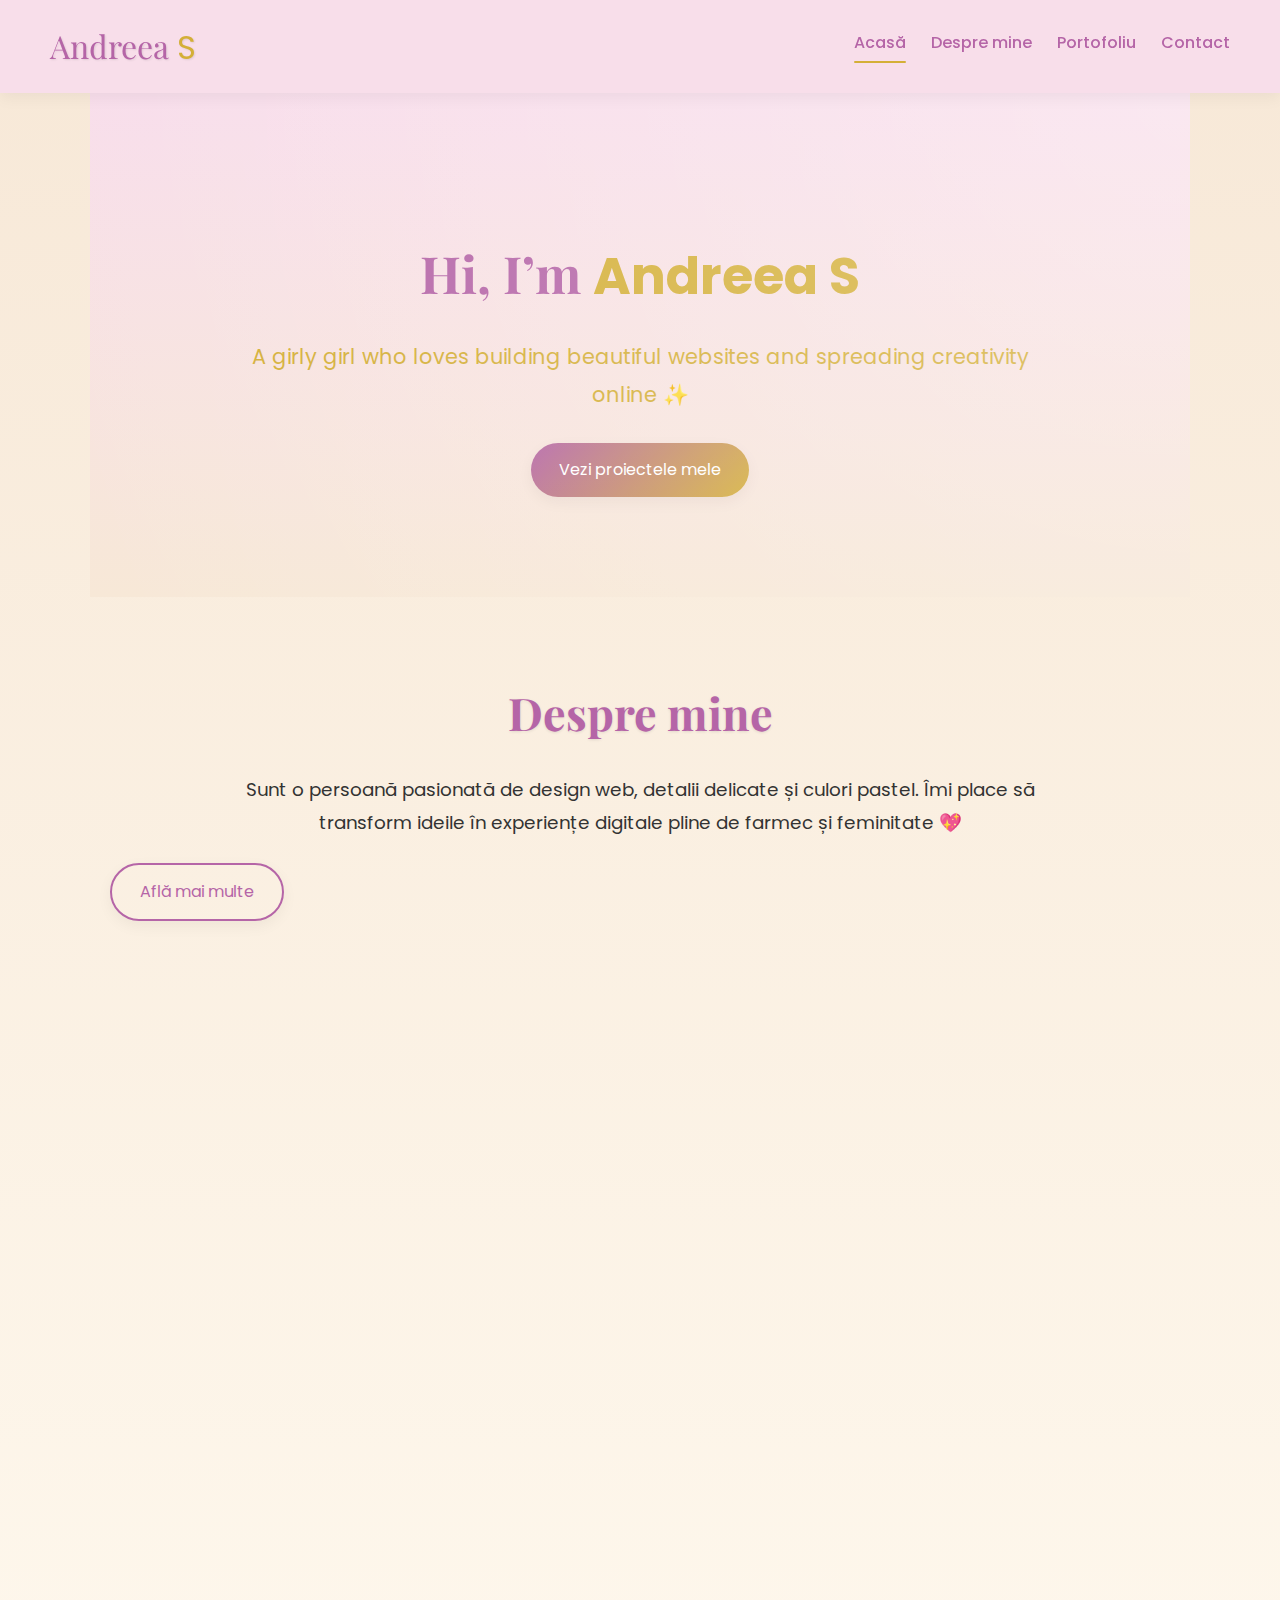
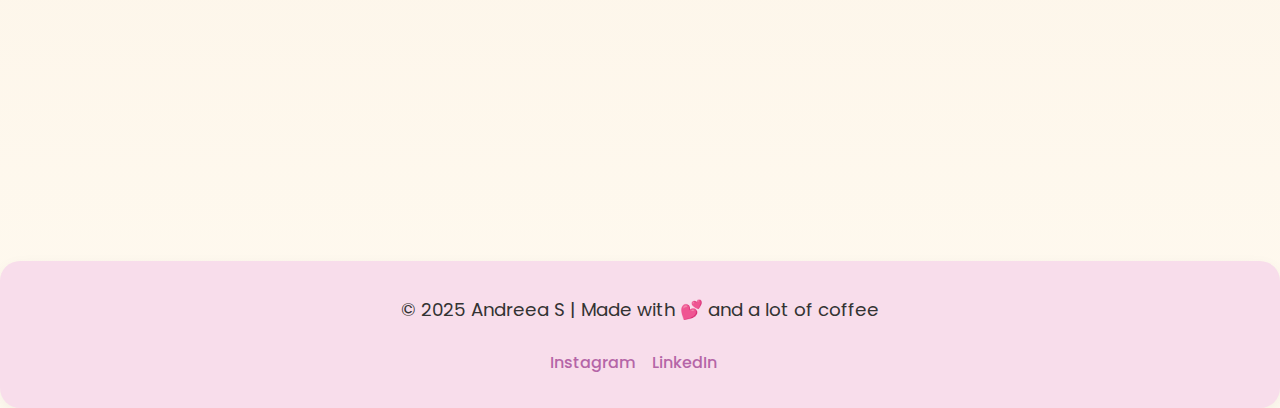
<file: index.html>
<!DOCTYPE html>
<html lang="ro">
<head>
    <meta charset="UTF-8">
    <meta name="viewport" content="width=device-width, initial-scale=1.0">
    <title>Andreea S | Web Design & Creativity</title>
    <meta name="description" content="Andreea S - Web Design & Creativity. Descoperă proiecte feminine, elegante și interactive, inspirate de culori pastel și detalii delicate.">
    <link rel="stylesheet" href="style.css">
    <script defer src="script.js"></script>
    <link href="https://fonts.googleapis.com/css2?family=Poppins:wght@300;500;700&family=Playfair+Display:wght@700&display=swap" rel="stylesheet">
</head>
<body>
    <!-- Navbar -->
    <header class="navbar">
        <div class="logo">Andreea <span>S</span></div>
        <nav>
            <ul>
                <li><a href="index.html" class="active">Acasă</a></li>
                <li><a href="about.html">Despre mine</a></li>
                <li><a href="portfolio.html">Portofoliu</a></li>
                <li><a href="contact.html">Contact</a></li>
            </ul>
        </nav>
    </header>

    <main>
        <!-- Hero Section -->
        <section class="hero">
            <div class="hero-content">
                <h1 class="fade-in">Hi, I’m <span>Andreea S</span></h1>
                <p class="fade-in delay1">A girly girl who loves building beautiful websites and spreading creativity online ✨</p>
                <a href="portfolio.html" class="btn">Vezi proiectele mele</a>
            </div>
        </section>

        <!-- About Preview -->
        <section class="about-preview fade-in">
            <h2>Despre mine</h2>
            <p>Sunt o persoană pasionată de design web, detalii delicate și culori pastel. Îmi place să transform ideile în experiențe digitale pline de farmec și feminitate 💖</p>
            <a href="about.html" class="btn light">Află mai multe</a>
        </section>

        <!-- Recent Projects -->
        <section class="recent-projects fade-in">
            <h2>Proiecte recente</h2>
            <div class="projects-grid">
                <a href="portfolio.html#perfumstore" class="project-card" aria-label="Andreea's PerfumStore - magazin online Django">
                    
                    <h3>Andreea's PerfumStore</h3>
                    <p>Magazin online de parfumuri dezvoltat în Django Python, cu experiență captivantă pentru cumpărători.</p>
                </a>
                <a href="portfolio.html#proiectcommerce" class="project-card" aria-label="Proiect Commerce - magazin online HTML, CSS, JavaScript">
                   
                    <h3>Proiect Commerce</h3>
                    <p>Magazin online complet creat cu HTML5, CSS3 și JavaScript, responsive și interactiv pentru utilizatori și admin.</p>
                </a>
            </div>
            <div class="see-all-projects">
                <a href="portfolio.html" class="btn light" aria-label="Vezi toate proiectele în portofoliu">Vezi toate proiectele</a>
            </div>
        </section>

        <!-- Testimonial / Quote -->
        <section class="testimonial fade-in">
            <blockquote>
                „Designul este despre emoție și detalii. Fiecare site pe care îl creez spune o poveste 💕”
            </blockquote>
        </section>
    </main>

    <!-- Footer -->
    <footer>
        <p>© 2025 Andreea S | Made with 💕 and a lot of coffee</p>
        <div class="socials">
            <a href="https://www.instagram.com/l_andreea_22" target="_blank">Instagram</a>
            <a href="https://www.linkedin.com/in/andreealuizasandu" target="_blank">LinkedIn</a>
        </div>
    </footer>
</body>
</html>
</file>
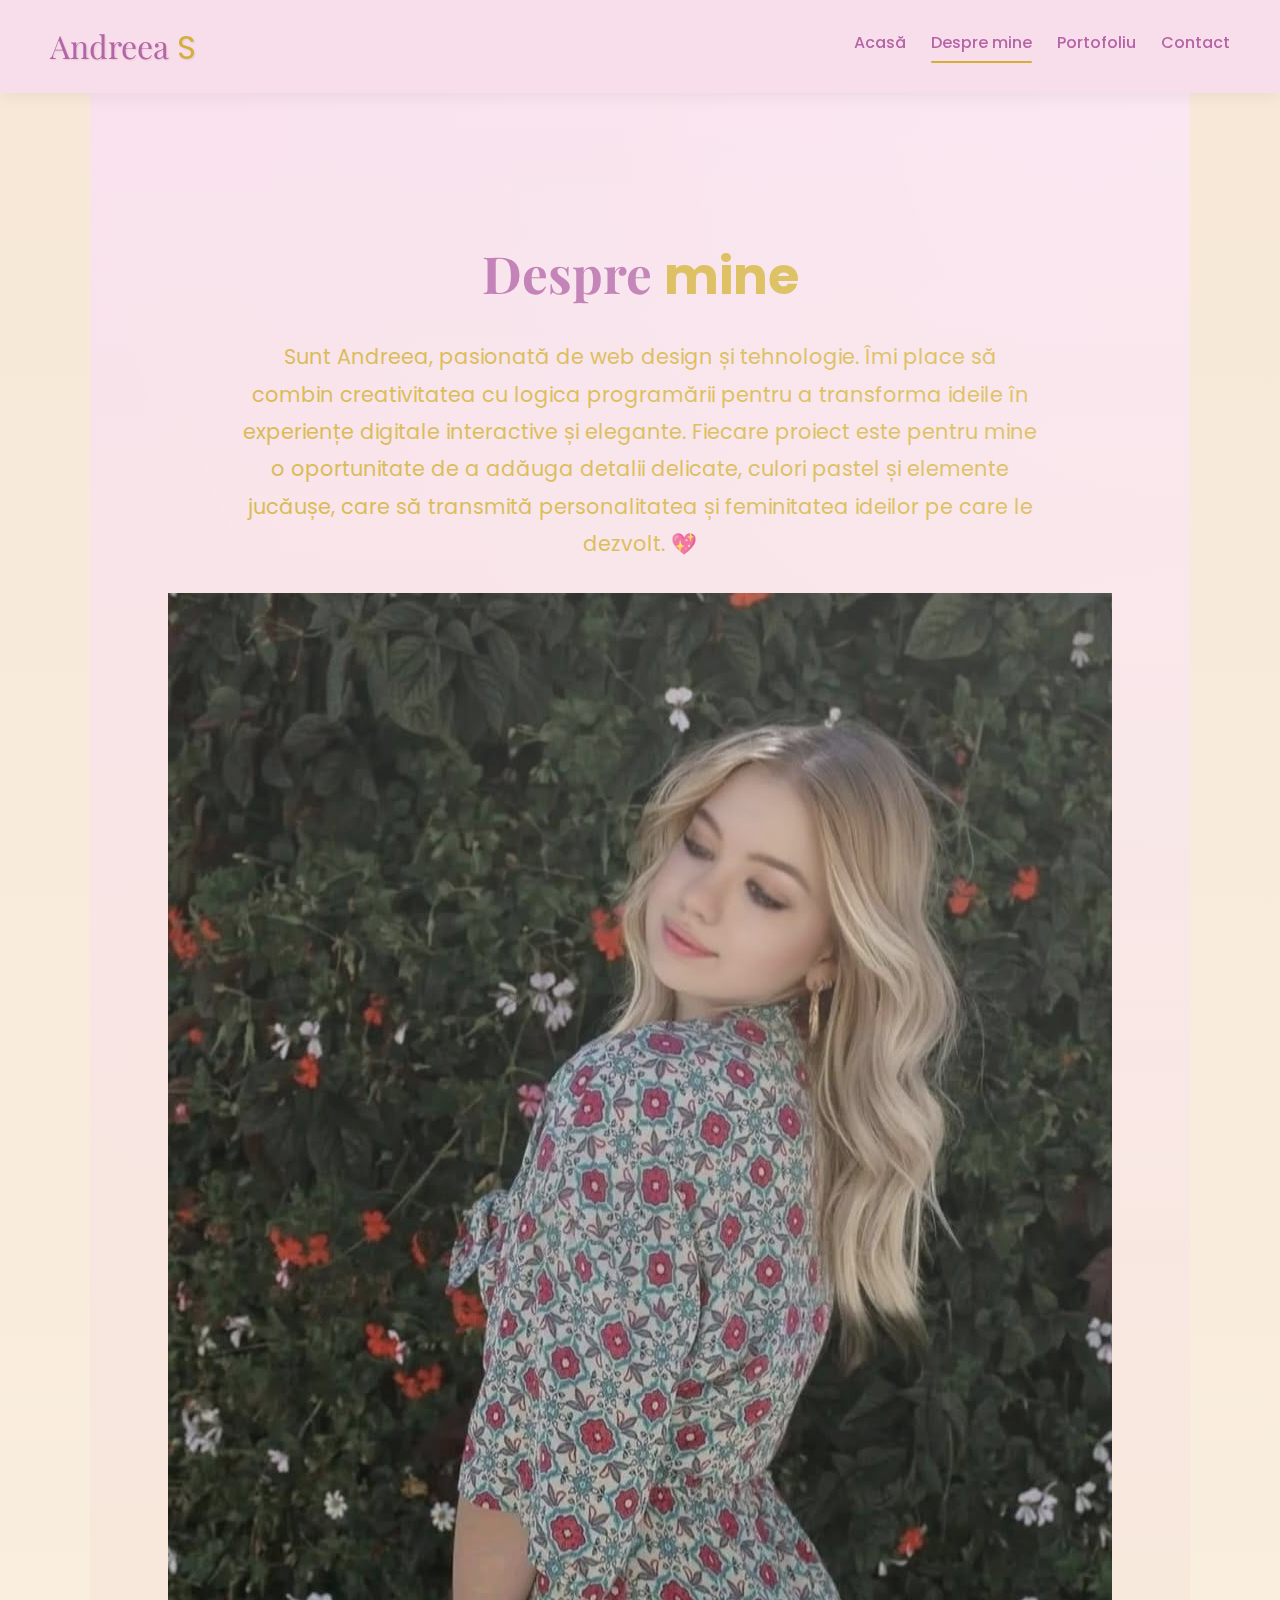
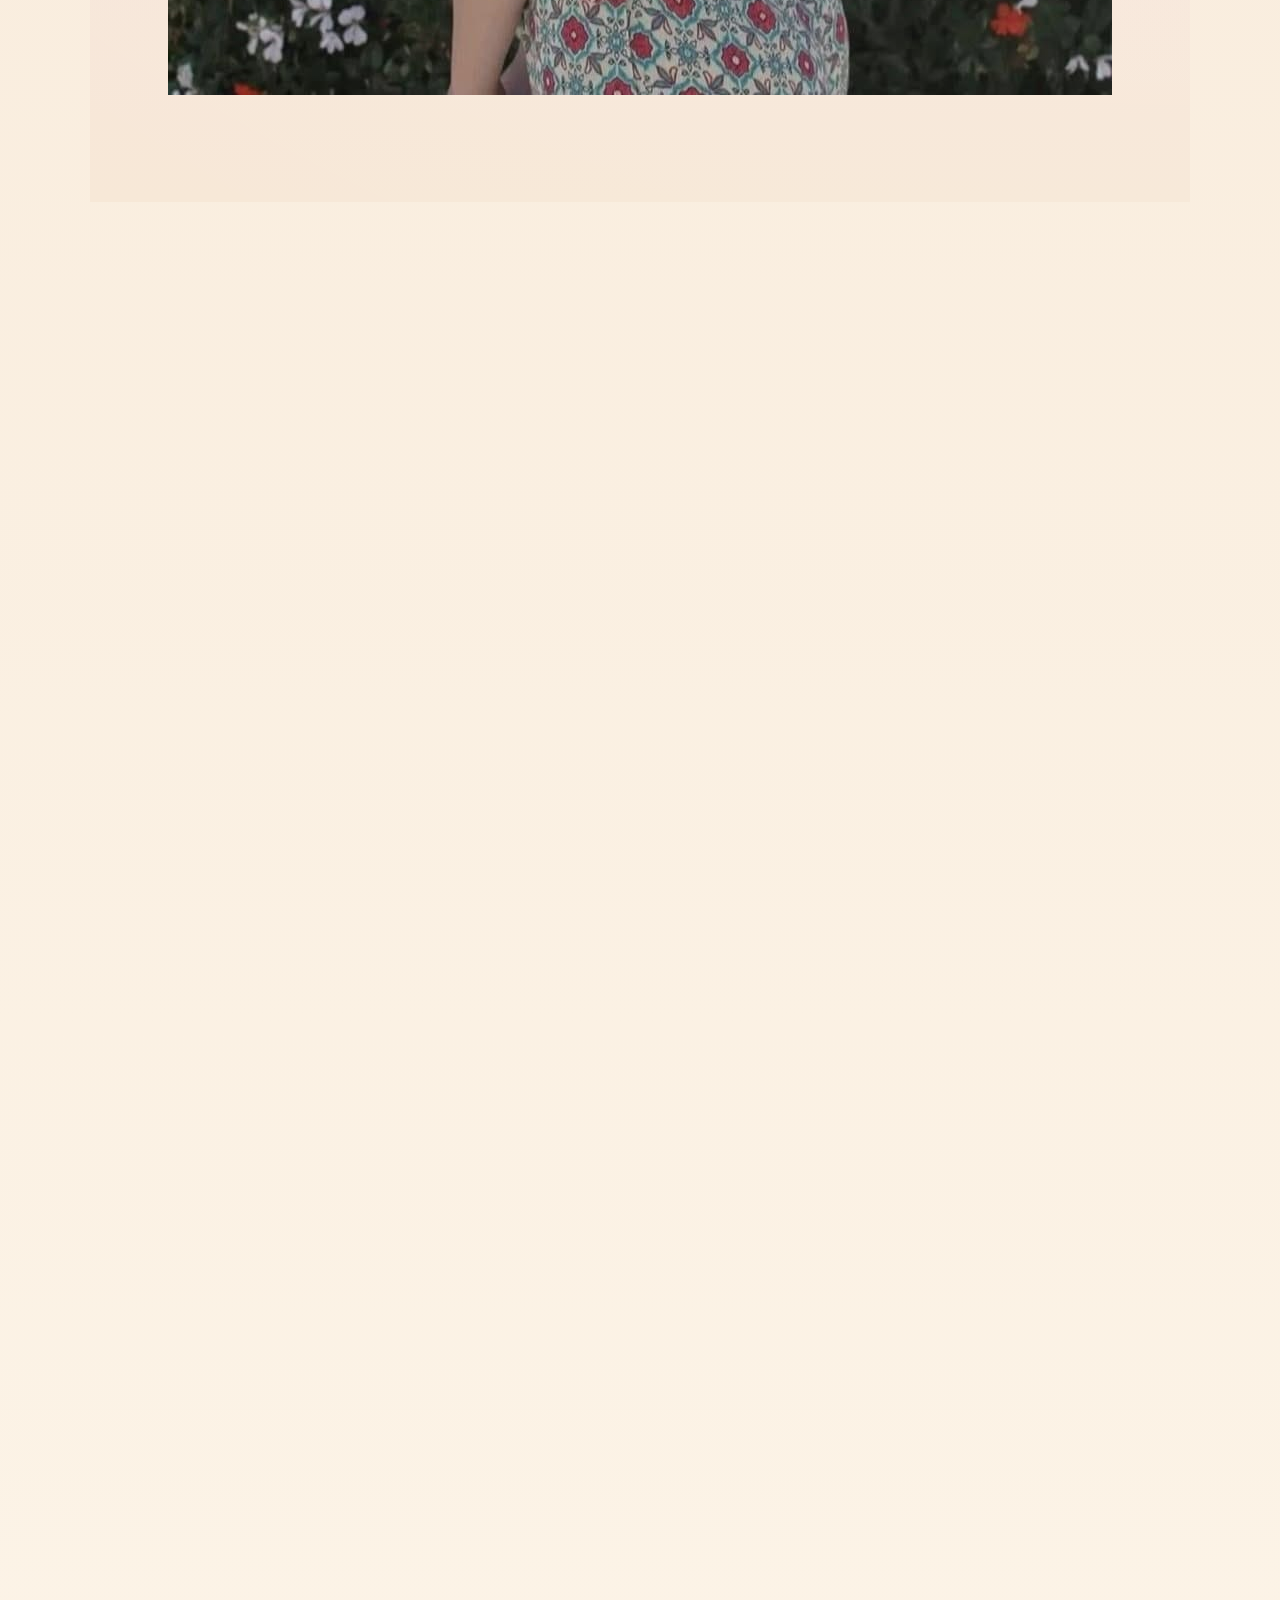
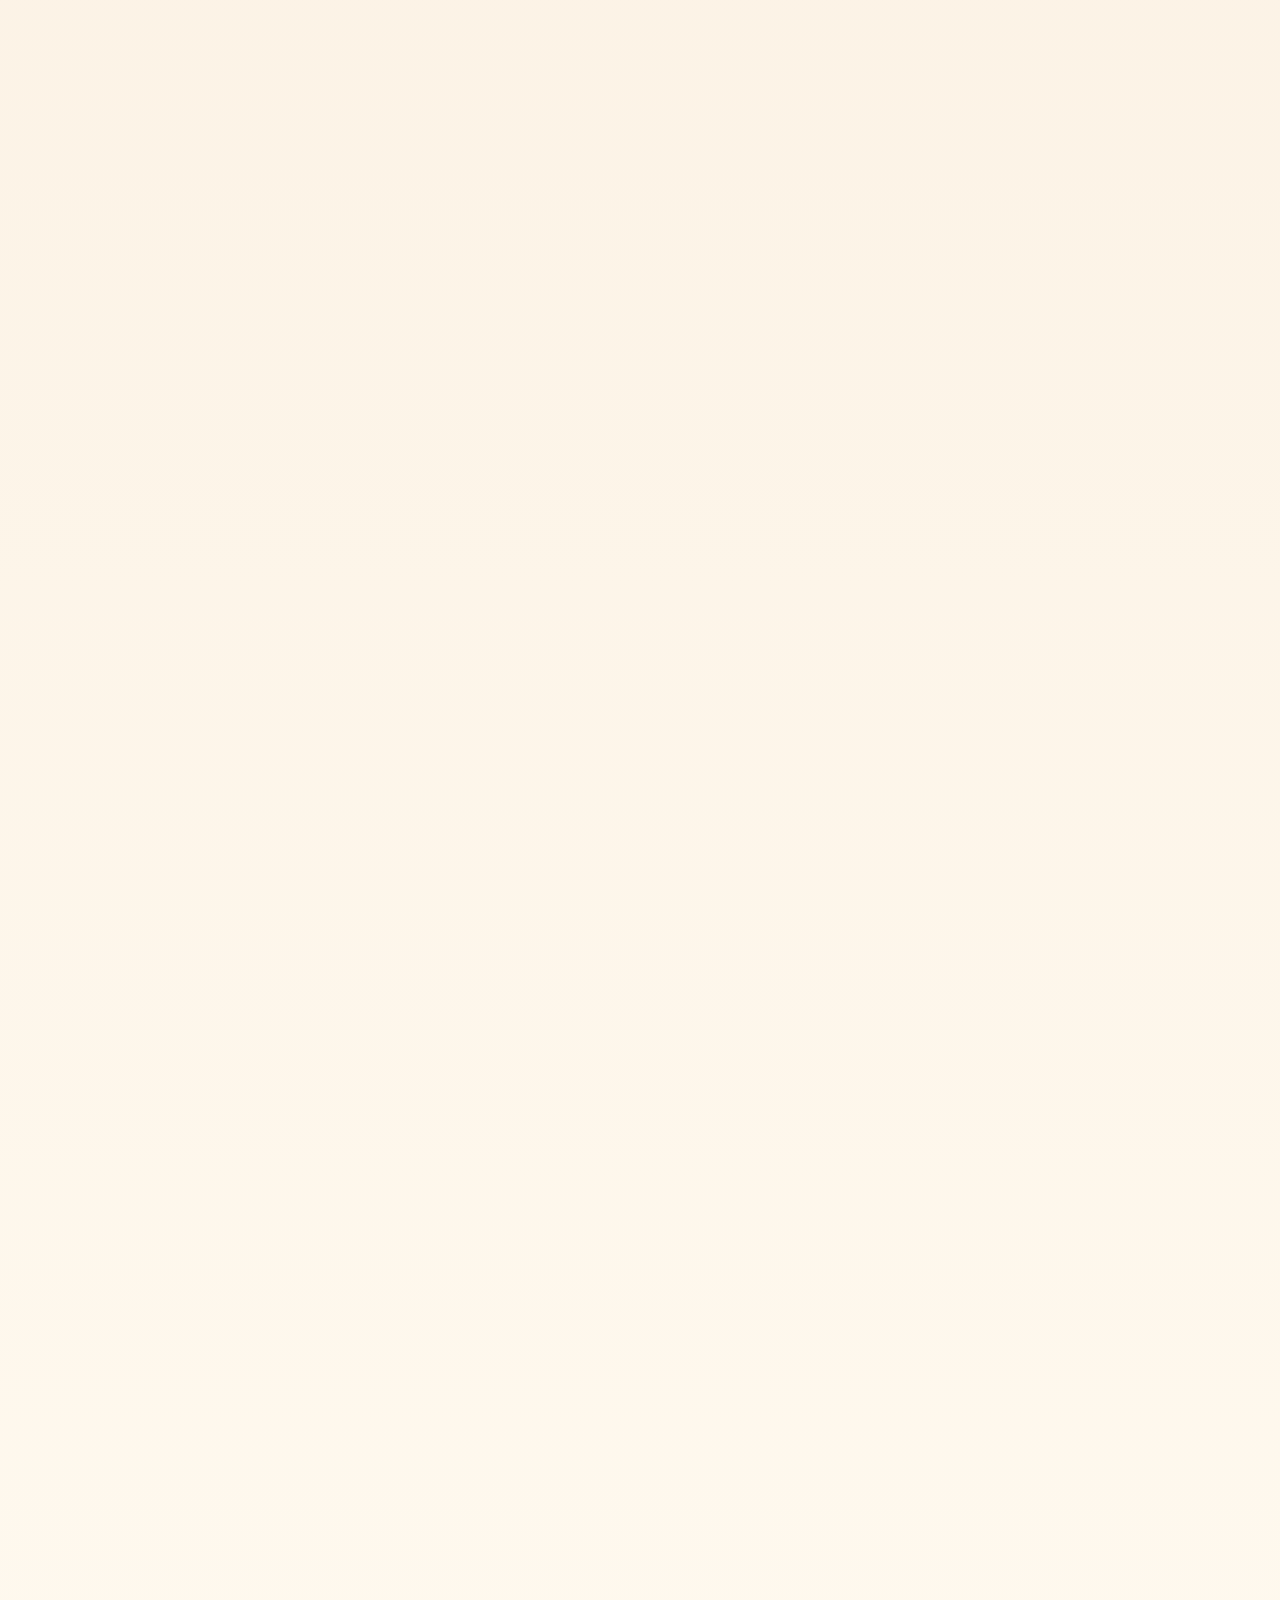
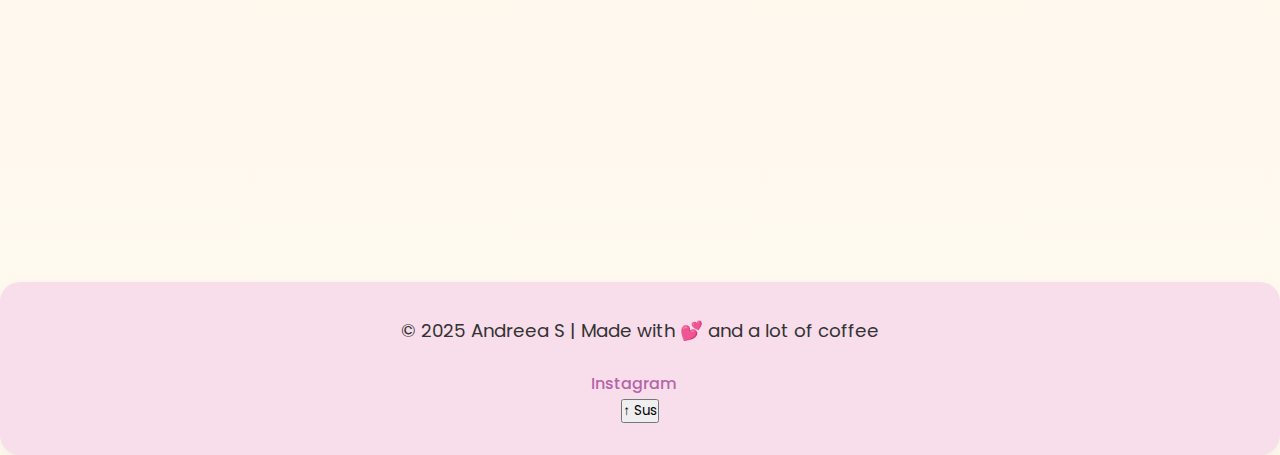
<file: about.html>
<!DOCTYPE html>
<html lang="ro">
<head>
<meta charset="UTF-8">
<meta name="viewport" content="width=device-width, initial-scale=1.0">
<title>Despre Andreea S</title>
<meta name="description" content="Sunt Andreea, pasionată de web design și tehnologie. Descoperă cursurile, proiectele și hobby-urile mele.">
<link rel="stylesheet" href="style.css">
<script defer src="script.js"></script>
<link href="https://fonts.googleapis.com/css2?family=Poppins:wght@300;500;700&family=Playfair+Display:wght@700&display=swap" rel="stylesheet">
</head>
<body>

<!-- Navbar -->
<header class="navbar">
  <div class="logo">Andreea <span>S</span></div>
  <nav>
    <ul>
      <li><a href="index.html">Acasă</a></li>
      <li><a href="about.html" class="active">Despre mine</a></li>
      <li><a href="portfolio.html">Portofoliu</a></li>
      <li><a href="contact.html">Contact</a></li>
    </ul>
  </nav>
</header>

<!-- Hero Section -->
<section class="hero about-hero fade-in">
  <div class="hero-content">
    <h1>Despre <span>mine</span></h1>
    <p>
      Sunt Andreea, pasionată de web design și tehnologie. Îmi place să combin creativitatea cu logica programării pentru a transforma ideile în experiențe digitale interactive și elegante. 
      Fiecare proiect este pentru mine o oportunitate de a adăuga detalii delicate, culori pastel și elemente jucăușe, care să transmită personalitatea și feminitatea ideilor pe care le dezvolt. 💖
    </p>
    <img src="img/andreea-hero.jpg" alt="Andreea S" class="hero-img fade-in-delay" loading="lazy">
  </div>
</section>

<!-- Educație & Cursuri -->
<section class="education fade-in">
  <h2>Cursuri și Educație</h2>
  <div class="timeline-container">

    <!-- Python & Testare Automată -->
    <div class="timeline-item">
      <div class="timeline-year">Sept 2023 – Feb 2025</div>
      <div class="timeline-content">
        <strong>IT Factory Academy – Python și Testare Automată</strong>
        <p>Acest curs recunoscut de Minister m-a învățat să creez proiecte de testare automată folosind Python, design pattern-ul POM și metodologia BDD. Am realizat primul meu proiect real în Mai 2024.</p>
        <p><strong>Skill-uri tehnice:</strong> Python, Testare Automată, BDD, POM, Automatizare teste</p>
    
        </div>
      </div>
    </div>

    <!-- WordPress Website -->
    <div class="timeline-item">
      <div class="timeline-year">Martie 2024</div>
      <div class="timeline-content">
        <strong>WordPress Website – Portofoliu Online</strong>
        <p>Am creat un portofoliu online personalizat folosind WordPress, cu pagini interactive și design responsive.</p>
        <p><strong>Skill-uri tehnice:</strong> WordPress, PHP, HTML, CSS, Responsive Design</p>
     
      </div>
    </div>

    <!-- Bazele de date -->
    <div class="timeline-item">
      <div class="timeline-year">Aprilie 2024</div>
      <div class="timeline-content">
        <strong>Baze de date</strong>
        <p>Curs de 3h pentru înțelegerea conceptelor de baze de date relaționale și manipularea tabelelor.</p>
        <p><strong>Skill-uri tehnice:</strong> SQL, MySQL, Creare și modificare tabele</p>

      </div>
    </div>

    <!-- Start in IT -->
    <div class="timeline-item">
      <div class="timeline-year">Mai 2024</div>
      <div class="timeline-content">
        <strong>Start in IT</strong>
        <p>Curs de 11h care explică domeniul IT, rolurile din industrie și cum să începi o carieră în IT.</p>
        <p><strong>Skill-uri tehnice:</strong> IT Fundamentals, Planificare carieră IT</p>
  
      </div>
    </div>

    <!-- Digital Stack Orange -->
    <div class="timeline-item">
      <div class="timeline-year">04 Aug – 10 Nov 2025</div>
      <div class="timeline-content">
        <strong>Digital Stack Orange – Web Front-End Development</strong>
        <p>Curs complet pentru dezvoltarea abilităților Front-End, cu proiecte practice și tehnici moderne de web design.</p>
        <p><strong>Skill-uri tehnice:</strong> HTML, CSS, JavaScript, Responsive Design, UX/UI</p>
      </div>
    </div>

  </div>
</section>

<!-- Experiență / Proiecte -->
<section class="experience fade-in">
  <h2>Experiență</h2>
  <div class="timeline-container">
    <div class="timeline-item">
      <div class="timeline-year">Mai 2024</div>
      <div class="timeline-content">
        Primul proiect real finalizat
      </div>
    </div>
  </div>
</section>

<!-- Pasiuni și Hobby-uri -->
<section class="skills fade-in">
  <h2>Pasiuni & Hobby-uri</h2>
  <div class="skills-grid">
    <div class="skill-card">
      <h3>☕ Cafea dimineața</h3>
      <p>Îmi place să încep ziua cu o cafea aromată, inspirându-mă pentru cod și creativitate.</p>
    </div>
    <div class="skill-card">
      <h3>🍸 Espresso Martini & Cocktail Vibes</h3>
      <p>Îmi place să mă relaxez savurând un Espresso Martini sau un cocktail elegant într-un loc cu atmosferă chic.</p>
    </div>
    <div class="skill-card">
      <h3>🎨 Palete pastel & detalii delicate</h3>
      <p>Culorile pastel sunt mereu sursa mea de inspirație pentru design și creații digitale.</p>
    </div>
    <div class="skill-card">
      <h3>🌸 Floricele & elemente jucăușe</h3>
      <p>Îmi place să adaug mici detalii jucăușe, care dau farmec și personalitate proiectelor mele.</p>
    </div>
    <div class="skill-card">
      <h3>💻 Cod & creativitate</h3>
      <p>Combin logica și creativitatea pentru a crea site-uri interactive, elegante și prietenoase.</p>
    </div>
    <div class="skill-card">
      <h3>🎶 Atmosfera chic de club / lounge</h3>
      <p>Muzica și vibe-ul unui lounge elegant mă inspiră pentru mood-ul vizual al proiectelor mele.</p>
    </div>
  </div>
</section>

<!-- Call to Action -->
<section class="cta fade-in">
  <h2>Vrei să vezi portofoliul meu?</h2>
  <a href="portfolio.html" class="btn">Vezi portofoliul</a>
</section>

<!-- Footer -->
<footer>
  <p>© 2025 Andreea S | Made with 💕 and a lot of coffee</p>
  <div class="socials">
      <a href="https://www.instagram.com/l_andreea_22" target="_blank">Instagram</a>
  </div>
  <button onclick="window.scrollTo({top: 0, behavior: 'smooth'});" class="back-to-top">↑ Sus</button>
</footer>

</body>
</html>
</file>
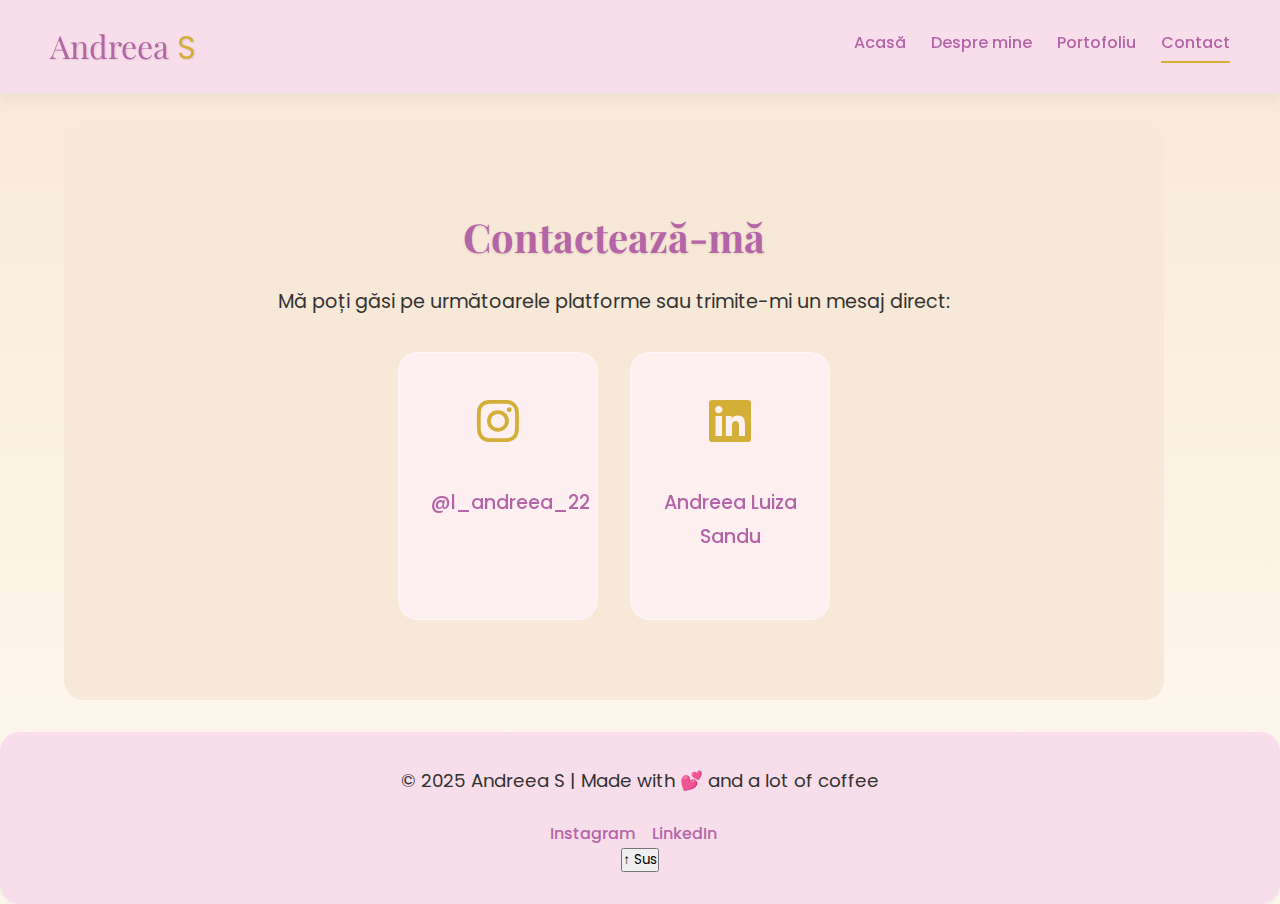
<file: contact.html>
<!DOCTYPE html>
<html lang="ro">
<head>
<meta charset="UTF-8">
<meta name="viewport" content="width=device-width, initial-scale=1.0">
<title>Contact - Andreea S</title>
<meta name="description" content="Contactează-mă pe Instagram, LinkedIn sau prin formular pentru colaborări și proiecte web design.">
<link rel="stylesheet" href="style.css">
<script defer src="script.js"></script>
<link href="https://fonts.googleapis.com/css2?family=Poppins:wght@300;500;700&family=Playfair+Display:wght@700&display=swap" rel="stylesheet">
<!-- Font Awesome pentru iconițe -->
<link rel="stylesheet" href="https://cdnjs.cloudflare.com/ajax/libs/font-awesome/6.4.2/css/all.min.css" integrity="sha512-..." crossorigin="anonymous" referrerpolicy="no-referrer" />
</head>
<body>

<!-- Navbar -->
<header class="navbar">
  <div class="logo">Andreea <span>S</span></div>
  <nav>
    <ul>
      <li><a href="index.html">Acasă</a></li>
      <li><a href="about.html">Despre mine</a></li>
      <li><a href="portfolio.html">Portofoliu</a></li>
      <li><a href="contact.html" class="active">Contact</a></li>
    </ul>
  </nav>
</header>

<!-- Contact Section -->
<section id="contact">
  <h2>Contactează-mă</h2>
  <p>Mă poți găsi pe următoarele platforme sau trimite-mi un mesaj direct:</p>

  <div class="contact-cards">
    <!-- Instagram -->
    <div class="contact-card">
      <div class="icon">
        <i class="fab fa-instagram"></i>
      </div>
      <p><a href="https://www.instagram.com/l_andreea_22" target="_blank">@l_andreea_22</a></p>
    </div>

    <!-- LinkedIn -->
    <div class="contact-card">
      <div class="icon">
        <i class="fab fa-linkedin"></i>
      </div>
      <p><a href="https://www.linkedin.com/in/andreealuizasandu" target="_blank">Andreea Luiza Sandu</a></p>
    </div>
  </div>

</section>


<!-- Footer -->
<footer>
  <p>© 2025 Andreea S | Made with 💕 and a lot of coffee</p>
  <div class="socials">
    <a href="https://www.instagram.com/l_andreea_22" target="_blank">Instagram</a>
    <a href="https://www.linkedin.com/in/andreealuizasandu" target="_blank">LinkedIn</a>
  </div>
  <button onclick="window.scrollTo({top: 0, behavior: 'smooth'});" class="back-to-top">↑ Sus</button>
</footer>

</body>
</html>
</file>
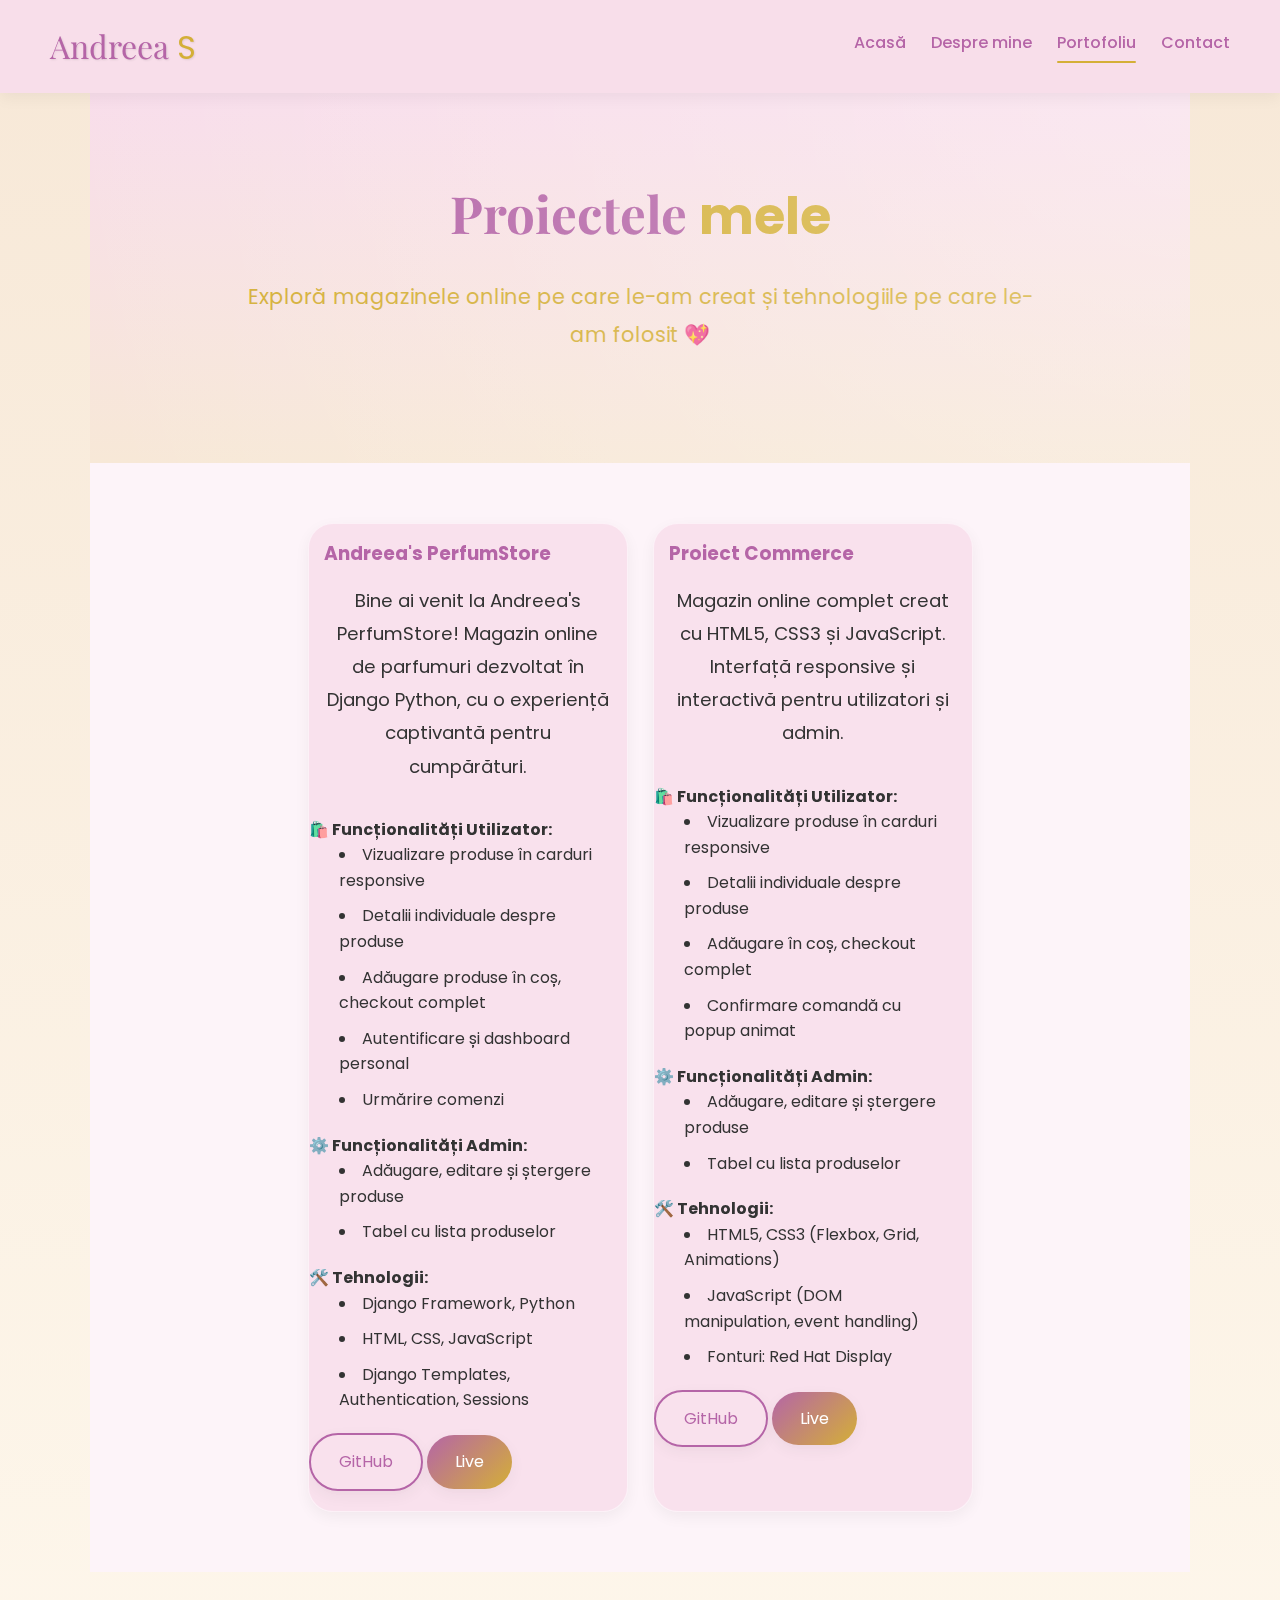
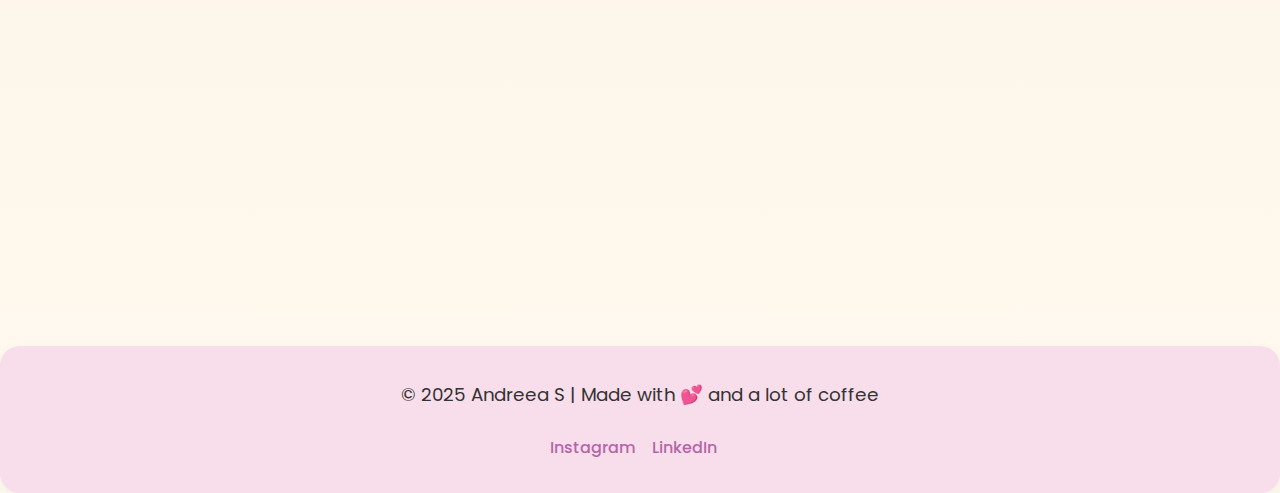
<file: portfolio.html>
<!DOCTYPE html>
<html lang="ro">
<head>
<meta charset="UTF-8">
<meta name="viewport" content="width=device-width, initial-scale=1.0">
<title>Portofoliu Andreea S</title>
<meta name="description" content="Exploră proiectele Andreea S: magazine online și proiecte web dezvoltate cu Django, HTML, CSS și JavaScript.">
<link rel="stylesheet" href="style.css">
<script defer src="script.js"></script>
<link href="https://fonts.googleapis.com/css2?family=Poppins:wght@300;500;700&family=Playfair+Display:wght@700&display=swap" rel="stylesheet">
</head>
<body>

<!-- Navbar -->
<header class="navbar">
  <div class="logo">Andreea <span>S</span></div>
  <nav>
    <ul>
      <li><a href="index.html">Acasă</a></li>
      <li><a href="about.html">Despre mine</a></li>
      <li><a href="portfolio.html" class="active">Portofoliu</a></li>
      <li><a href="contact.html">Contact</a></li>
    </ul>
  </nav>
</header>

<!-- Hero Section -->
<section class="hero fade-in" style="padding: 80px 20px;">
  <div class="hero-content">
    <h1>Proiectele <span>mele</span></h1>
    <p>Exploră magazinele online pe care le-am creat și tehnologiile pe care le-am folosit 💖</p>
  </div>
</section>

<!-- Portfolio Section -->
<section class="projects fade-in" style="background: #fdf4f9; padding: 60px 20px;">
  <div class="projects-grid">

    <!-- Proiect 1: Andreea's PerfumStore -->
    <div class="project-card fade-in" style="background: rgba(248, 221, 235, 0.85); backdrop-filter: blur(10px);">
     
      <h3>Andreea's PerfumStore</h3>
      <p>Bine ai venit la Andreea's PerfumStore! Magazin online de parfumuri dezvoltat în Django Python, cu o experiență captivantă pentru cumpărături.</p>
      <h4>🛍️ Funcționalități Utilizator:</h4>
      <ul>
        <li>Vizualizare produse în carduri responsive</li>
        <li>Detalii individuale despre produse</li>
        <li>Adăugare produse în coș, checkout complet</li>
        <li>Autentificare și dashboard personal</li>
        <li>Urmărire comenzi</li>
      </ul>
      <h4>⚙️ Funcționalități Admin:</h4>
      <ul>
        <li>Adăugare, editare și ștergere produse</li>
        <li>Tabel cu lista produselor</li>
      </ul>
      <h4>🛠️ Tehnologii:</h4>
      <ul>
        <li>Django Framework, Python</li>
        <li>HTML, CSS, JavaScript</li>
        <li>Django Templates, Authentication, Sessions</li>
      </ul>
      <div class="project-links">
        <a href="https://github.com/SanduAndreea22/proiectcommerce" target="_blank" class="btn light" aria-label="Vezi codul pe GitHub pentru Proiect Commerce">GitHub</a>
        <a href="https://sanduandreea22.github.io/proiectcommerce/" target="_blank" class="btn" aria-label="Vezi proiectul live Proiect Commerce">Live</a>
        
      </div>
    </div>

    <!-- Proiect 2: Proiect Commerce -->
    <div class="project-card fade-in" style="background: rgba(248, 221, 235, 0.85); backdrop-filter: blur(10px);">
  
      <h3>Proiect Commerce</h3>
      <p>Magazin online complet creat cu HTML5, CSS3 și JavaScript. Interfață responsive și interactivă pentru utilizatori și admin.</p>
      <h4>🛍️ Funcționalități Utilizator:</h4>
      <ul>
        <li>Vizualizare produse în carduri responsive</li>
        <li>Detalii individuale despre produse</li>
        <li>Adăugare în coș, checkout complet</li>
        <li>Confirmare comandă cu popup animat</li>
      </ul>
      <h4>⚙️ Funcționalități Admin:</h4>
      <ul>
        <li>Adăugare, editare și ștergere produse</li>
        <li>Tabel cu lista produselor</li>
      </ul>
      <h4>🛠️ Tehnologii:</h4>
      <ul>
        <li>HTML5, CSS3 (Flexbox, Grid, Animations)</li>
        <li>JavaScript (DOM manipulation, event handling)</li>
        <li>Fonturi: Red Hat Display</li>
      </ul>
      <div class="project-links">
                <a href="https://github.com/SanduAndreea22/AndreeaSPerfumStore" target="_blank" class="btn light" aria-label="Vezi codul pe GitHub pentru Andreea's PerfumStore">GitHub</a>
        <a href="https://sanduandreea22.github.io/AndreeaSPerfumStore/" target="_blank" class="btn" aria-label="Vezi proiectul live Andreea's PerfumStore">Live</a>
        
      </div>
    </div>

  </div>
</section>

<!-- Call to Action -->
<section class="cta fade-in">
  <h2>Dorești să colaborezi sau să afli mai multe?</h2>
  <a href="contact.html" class="btn">Contactează-mă</a>
</section>

<!-- Footer -->
<footer>
  <p>© 2025 Andreea S | Made with 💕 and a lot of coffee</p>
  <div class="socials">
    <a href="https://www.instagram.com/l_andreea_22" target="_blank">Instagram</a>
    <a href="https://www.linkedin.com/in/andreealuizasandu" target="_blank">LinkedIn</a>
  </div>
</footer>

</body>
</html>
</file>
<file: style.css>
/* ======================= */
/* ===== Variables ====== */
/* ======================= */
:root {
  --roz-pastel: #F8DDEB;
  --bej-cald: #F7E8D7;
  --auriu-accent: #D4AF37;
  --mov-accent: #B565A7;
  --font-primary: 'Poppins', sans-serif;
  --font-heading: 'Playfair Display', serif;
  --light-bg: rgba(255,240,245,0.85);
  --section-padding: 80px;
  --transition-fast: 0.3s ease-in-out;
  --shadow-light: 0 5px 15px rgba(0,0,0,0.05);
  --shadow-deep: 0 15px 40px rgba(0,0,0,0.15);
}

/* ======================= */
/* ===== Reset & Base ==== */
/* ======================= */
* {
  margin: 0;
  padding: 0;
  box-sizing: border-box;
  font-family: var(--font-primary);
}
body {
  background: linear-gradient(180deg, var(--bej-cald), #fffaf0);
  color: #333;
  line-height: 1.6;
  scroll-behavior: smooth;
}

/* ======================= */
/* ===== Navbar ========= */
/* ======================= */
.navbar {
  display: flex;
  justify-content: space-between;
  align-items: center;
  padding: 20px 50px;
  background: rgba(248,221,235,0.95);
  box-shadow: var(--shadow-light);
  position: sticky;
  top: 0;
  z-index: 1000;
  backdrop-filter: blur(5px);
  flex-wrap: wrap;
}
.navbar .logo {
  font-family: var(--font-heading);
  font-size: 2em;
  color: var(--mov-accent);
  text-shadow: 1px 1px 2px rgba(0,0,0,0.1);
}
.navbar .logo span { color: var(--auriu-accent); }
.navbar nav ul {
  list-style: none;
  display: flex;
  gap: 25px;
  flex-wrap: wrap;
}
.navbar nav ul li a {
  text-decoration: none;
  color: var(--mov-accent);
  font-weight: 500;
  transition: color var(--transition-fast);
  position: relative;
}
.navbar nav ul li a.active::after,
.navbar nav ul li a:hover::after {
  content: '';
  display: block;
  width: 100%;
  height: 2px;
  background: var(--auriu-accent);
  margin-top: 5px;
  border-radius: 2px;
}

/* ======================= */
/* ===== Hero ============ */
/* ======================= */
.hero {
  text-align: center;
  padding: 140px 20px 100px;
  background: linear-gradient(180deg, var(--roz-pastel), var(--bej-cald));
  position: relative;
  overflow: hidden;
}
.hero::after {
  content:'';
  position:absolute;
  top:0; left:0; width:100%; height:100%;
  background: radial-gradient(circle at top right, rgba(255,255,255,0.3), transparent);
  pointer-events:none;
}
.hero h1 {
  font-family: var(--font-heading);
  font-size: 3.2em;
  color: var(--mov-accent);
  margin-bottom: 20px;
}
.hero h1 span { color: var(--auriu-accent); }
.hero p {
  font-size: 1.3em;
  color: var(--auriu-accent);
  margin-bottom: 30px;
}
.btn {
  display: inline-block;
  padding: 14px 28px;
  background: linear-gradient(135deg, var(--mov-accent), var(--auriu-accent));
  color: white;
  border-radius: 30px;
  text-decoration: none;
  transition: all var(--transition-fast);
  box-shadow: var(--shadow-light);
}
.btn:hover {
  transform: scale(1.08) rotate(-1deg);
  box-shadow: var(--shadow-deep);
}
.btn.light {
  background: transparent;
  color: var(--mov-accent);
  border: 2px solid var(--mov-accent);
}
.btn.light:hover {
  background: var(--auriu-accent);
  color: #fff;
  border-color: var(--auriu-accent);
  transform: scale(1.05);
}

/* ======================= */
/* ===== Sections ======= */
section {
  max-width: 1100px;
  margin: 0 auto;
  padding: var(--section-padding) 20px;
}
h2 {
  font-family: var(--font-heading);
  font-size: 2.8em;
  color: var(--mov-accent);
  margin-bottom: 25px;
  text-align: center;
  text-shadow: 0 1px 3px rgba(0,0,0,0.1);
}
p {
  font-size: 1.15em;
  line-height: 1.8;
  text-align: center;
  max-width: 800px;
  margin: 0 auto 1.5rem auto;
}

/* ======================= */
/* ===== Projects Grid === */
.projects-grid {
  display: flex;
  gap: 25px;
  flex-wrap: wrap;
  justify-content: center;
}
.project-card {
  background: var(--light-bg);
  border-radius: 25px;
  box-shadow: var(--shadow-light);
  overflow: hidden;
  width: 320px;
  transition: all 0.5s ease;
  text-decoration: none;
  color: inherit;
  padding-bottom: 20px;
  backdrop-filter: blur(8px);
  border: 1px solid rgba(255,255,255,0.5);
}
.project-card:hover {
  transform: translateY(-10px) scale(1.03);
  box-shadow: var(--shadow-deep);
}
.project-card img {
  width: 100%;
  height: 180px;
  object-fit: cover;
  border-bottom: 1px solid rgba(0,0,0,0.05);
  transition: transform 0.5s ease;
}
.project-card:hover img { transform: scale(1.05); }
.project-card h3 { padding: 15px; color: var(--mov-accent); }
.project-card p, .project-card ul, .project-card li { padding: 0 15px 10px 15px; color: #333; }
.project-card ul { list-style: disc inside; }

/* ======================= */
/* ===== Skills / Hobby Cards ===== */
.skills-grid {
  display: grid;
  grid-template-columns: repeat(auto-fit, minmax(260px, 1fr));
  gap: 2rem;
  padding: 2rem 5%;
}
.skill-card {
  background: var(--light-bg);
  padding: 2rem;
  border-radius: 20px;
  text-align: center;
  transition: all 0.4s ease;
  box-shadow: var(--shadow-light);
  backdrop-filter: blur(5px);
  border: 1px solid rgba(255,255,255,0.5);
}
.skill-card:hover {
  transform: translateY(-8px) scale(1.02);
  box-shadow: var(--shadow-deep);
}
.skill-card h3 {
  margin-bottom: 1rem;
  color: var(--mov-accent);
  text-shadow: 0 1px 2px rgba(0,0,0,0.1);
}

/* ======================= */
/* ===== Timeline / Experiență & Cursuri ===== */
.timeline-container {
  position: relative;
  margin: 2rem 0;
  padding-left: 30px;
}
.timeline-container::before {
  content: '';
  position: absolute;
  top: 0;
  left: 15px;
  width: 4px;
  height: 100%;
  background: linear-gradient(to bottom, var(--mov-accent), var(--auriu-accent));
  border-radius: 2px;
}
.timeline-item {
  position: relative;
  margin-bottom: 2rem;
  padding-left: 30px;
}
.timeline-item::before {
  content: '';
  position: absolute;
  left: -15px;
  top: 5px;
  width: 15px;
  height: 15px;
  background: var(--roz-pastel);
  border: 3px solid var(--auriu-accent);
  border-radius: 50%;
  box-shadow: 0 0 10px rgba(0,0,0,0.1);
}
.timeline-year { font-weight: 700; color: var(--mov-accent); margin-bottom: 0.5rem; font-size: 1.1em; }
.timeline-content {
  background: var(--light-bg);
  padding: 1rem 1.2rem;
  border-radius: 15px;
  box-shadow: var(--shadow-light);
  transition: transform 0.3s, box-shadow 0.3s;
}
.timeline-content:hover {
  transform: translateY(-5px);
  box-shadow: var(--shadow-deep);
}
.timeline-content strong { color: var(--auriu-accent); font-weight: 700; }
.timeline-content p { margin-top: 0.5rem; color: #333; font-size: 0.95em; }
.timeline-content a {
  color: var(--mov-accent);
  text-decoration: none;
  font-weight: 500;
  margin-right: 0.5rem;
  transition: color 0.3s, text-shadow 0.3s;
}
.timeline-content a:hover {
  color: var(--auriu-accent);
  text-shadow: 0 0 5px var(--auriu-accent);
}

/* ======================= */
/* ===== CTA ============ */
.cta {
  display: flex;
  flex-direction: column;
  justify-content: center;
  align-items: center;
  background: linear-gradient(135deg, var(--roz-pastel), var(--bej-cald));
  text-align: center;
  padding: 4rem 20px;
  border-radius: 20px;
  margin: 3rem 5%;
  box-shadow: var(--shadow-light);
  transition: transform 0.4s ease;
}
.cta:hover { transform: translateY(-5px) scale(1.02); }

/* ======================= */
/* ===== Contact Cards ===== */
#contact {
  text-align: center;
  padding: 80px 20px;
  background: var(--bej-cald);
  border-radius: 20px;
  margin: 2rem 5%;
}
#contact h2 { font-family: var(--font-heading); font-size: 2.5em; color: var(--mov-accent); margin-bottom: 1rem; }
#contact p { font-size: 1.2em; color: #333; margin-bottom: 2rem; }
.contact-cards {
  display: flex;
  justify-content: center;
  gap: 2rem;
  flex-wrap: wrap;
}
.contact-card {
  background: var(--light-bg);
  padding: 2rem;
  border-radius: 20px;
  width: 200px;
  transition: transform 0.3s, box-shadow 0.3s;
  display: flex;
  flex-direction: column;
  align-items: center;
  text-align: center;
  backdrop-filter: blur(5px);
  border: 1px solid rgba(255,255,255,0.5);
}
.contact-card:hover {
  transform: translateY(-5px) scale(1.02);
  box-shadow: var(--shadow-deep);
}
.contact-card .icon {
  font-size: 3em;
  color: var(--auriu-accent);
  margin-bottom: 1rem;
  transition: transform 0.3s, color 0.3s;
}
.contact-card:hover .icon {
  transform: scale(1.1) rotate(5deg);
  color: var(--mov-accent);
}
.contact-card p { font-size: 1em; color: #333; margin-top: 0.5rem; }
.contact-card a { color: var(--mov-accent); text-decoration: none; font-weight: 500; transition: color 0.3s, text-shadow 0.3s; }
.contact-card a:hover { color: var(--auriu-accent); text-shadow: 0 0 5px var(--auriu-accent); }

/* ======================= */
/* ===== Footer ========= */
footer {
  text-align: center;
  padding: 2rem 5%;
  background: var(--roz-pastel);
  margin-top: 2rem;
  border-radius: 20px;
  box-shadow: var(--shadow-light);
}
footer .socials a {
  margin-right: 0.8rem;
  text-decoration: none;
  color: var(--mov-accent);
  font-weight: 500;
  transition: color 0.3s, text-shadow 0.3s;
}
footer .socials a:hover {
  color: var(--auriu-accent);
  text-shadow: 0 0 5px var(--auriu-accent);
}

/* ======================= */
/* ===== Fade-in ======== */
.fade-in {
  opacity: 0;
  transform: translateY(20px);
  transition: opacity 0.8s ease-out, transform 0.8s ease-out;
}
.fade-in.visible {
  opacity: 1;
  transform: translateY(0);
}

/* ======================= */
/* ===== Testimonial ===== */
.testimonial {
  max-width: 800px;
  margin: 4rem auto;
  padding: 2.5rem 3rem;
  background: linear-gradient(135deg, rgba(248, 221, 235,0.9), rgba(247, 232, 215,0.9));
  border-left: 6px solid var(--auriu-accent);
  border-radius: 20px;
  text-align: center;
  font-family: var(--font-heading);
  font-size: 1.55em;
  color: var(--mov-accent);
  position: relative;
  box-shadow: 0 12px 30px rgba(0,0,0,0.12);
  line-height: 1.8;
  backdrop-filter: blur(6px);
  transition: transform 0.4s ease, box-shadow 0.4s ease;
}
.testimonial:hover {
  transform: translateY(-5px);
  box-shadow: 0 20px 45px rgba(0,0,0,0.18);
}
.testimonial::before {
  content: "“";
  font-size: 3.5em;
  position: absolute;
  top: -25px;
  left: 20px;
  color: var(--auriu-accent);
}
.testimonial::after {
  content: "”";
  font-size: 3.5em;
  position: absolute;
  bottom: -25px;
  right: 20px;
  color: var(--auriu-accent);
}
.testimonial blockquote { margin: 0; font-style: italic; }

/* ======================= */
/* ===== Responsive ===== */
@media(max-width:768px) {
  .projects-grid, .skills-grid, .contact-cards { flex-direction: column; align-items: center; }
  .navbar { flex-direction: column; gap: 15px; }
  .hero { padding: 80px 20px 60px; }
  #contact { padding: 60px 20px; margin: 1.5rem 5%; }
  .timeline-container { padding-left: 20px; }
  .timeline-item::before { left: -12px; }
  .timeline-container::before { left: 12px; }
  .testimonial {
    font-size: 1.25em;
    padding: 2rem 1.5rem;
    border-left-width: 4px;
  }
  .testimonial::before,
  .testimonial::after { font-size: 2.8em; }
}  

/* ======================= */
/* ===== Timeline / Cursuri ===== */
.timeline-container {
  position: relative;
  margin: 2rem 0;
  padding-left: 30px;
}
.timeline-container::before {
  content: '';
  position: absolute;
  top: 0;
  left: 15px;
  width: 4px;
  height: 100%;
  background: linear-gradient(to bottom, var(--mov-accent), var(--auriu-accent));
  border-radius: 2px;
}
.timeline-item {
  position: relative;
  margin-bottom: 2rem;
  padding-left: 30px;
}
.timeline-item::before {
  content: '';
  position: absolute;
  left: -15px;
  top: 5px;
  width: 15px;
  height: 15px;
  background: var(--roz-pastel);
  border: 3px solid var(--auriu-accent);
  border-radius: 50%;
  box-shadow: 0 0 10px rgba(0,0,0,0.1);
}
.timeline-year { 
  font-weight: 700; 
  color: var(--mov-accent); 
  margin-bottom: 0.5rem; 
  font-size: 1.1em; 
}
.timeline-content {
  background: var(--light-bg);
  padding: 1rem 1.2rem;
  border-radius: 15px;
  box-shadow: var(--shadow-light);
  transition: transform 0.3s, box-shadow 0.3s;
}
.timeline-content:hover {
  transform: translateY(-5px);
  box-shadow: var(--shadow-deep);
}
.timeline-content strong { 
  color: var(--auriu-accent); 
  font-weight: 700; 
}
.timeline-content p { 
  margin-top: 0.5rem; 
  color: #333; 
  font-size: 0.95em; 
}
.diploma-images {
  display: flex;
  gap: 15px;
  flex-wrap: wrap;
  justify-content: center;
  margin-top: 10px;
}
.diploma-img {
  width: 140px;
  height: auto;
  border-radius: 12px;
  box-shadow: var(--shadow-light);
  transition: transform 0.3s, box-shadow 0.3s;
}
.diploma-img:hover {
  transform: scale(1.05);
  box-shadow: var(--shadow-deep);
}

/* ======================= */
/* ===== Skills / Hobby Cards ===== */
.skills-grid {
  display: grid;
  grid-template-columns: repeat(auto-fit, minmax(260px, 1fr));
  gap: 2rem;
  padding: 2rem 5%;
}
.skill-card {
  background: var(--light-bg);
  padding: 2rem;
  border-radius: 20px;
  text-align: center;
  transition: all 0.4s ease;
  box-shadow: var(--shadow-light);
  backdrop-filter: blur(5px);
  border: 1px solid rgba(255,255,255,0.5);
}
.skill-card:hover {
  transform: translateY(-8px) scale(1.02);
  box-shadow: var(--shadow-deep);
}
.skill-card h3 {
  margin-bottom: 1rem;
  color: var(--mov-accent);
  text-shadow: 0 1px 2px rgba(0,0,0,0.1);
}

/* ======================= */
/* ===== CTA Button ===== */
.cta {
  display: flex;
  flex-direction: column;
  justify-content: center;
  align-items: center;
  background: linear-gradient(135deg, var(--roz-pastel), var(--bej-cald));
  text-align: center;
  padding: 4rem 20px;
  border-radius: 20px;
  margin: 3rem 5%;
  box-shadow: var(--shadow-light);
  transition: transform 0.4s ease;
}
.cta:hover { 
  transform: translateY(-5px) scale(1.02); 
}
.cta .btn {
  display: inline-block;
  padding: 14px 28px;
  background: linear-gradient(135deg, var(--mov-accent), var(--auriu-accent));
  color: white;
  border-radius: 30px;
  text-decoration: none;
  transition: all var(--transition-fast);
  box-shadow: var(--shadow-light);
}
.cta .btn:hover {
  transform: scale(1.08) rotate(-1deg);
  box-shadow: var(--shadow-deep);
}
</file>
